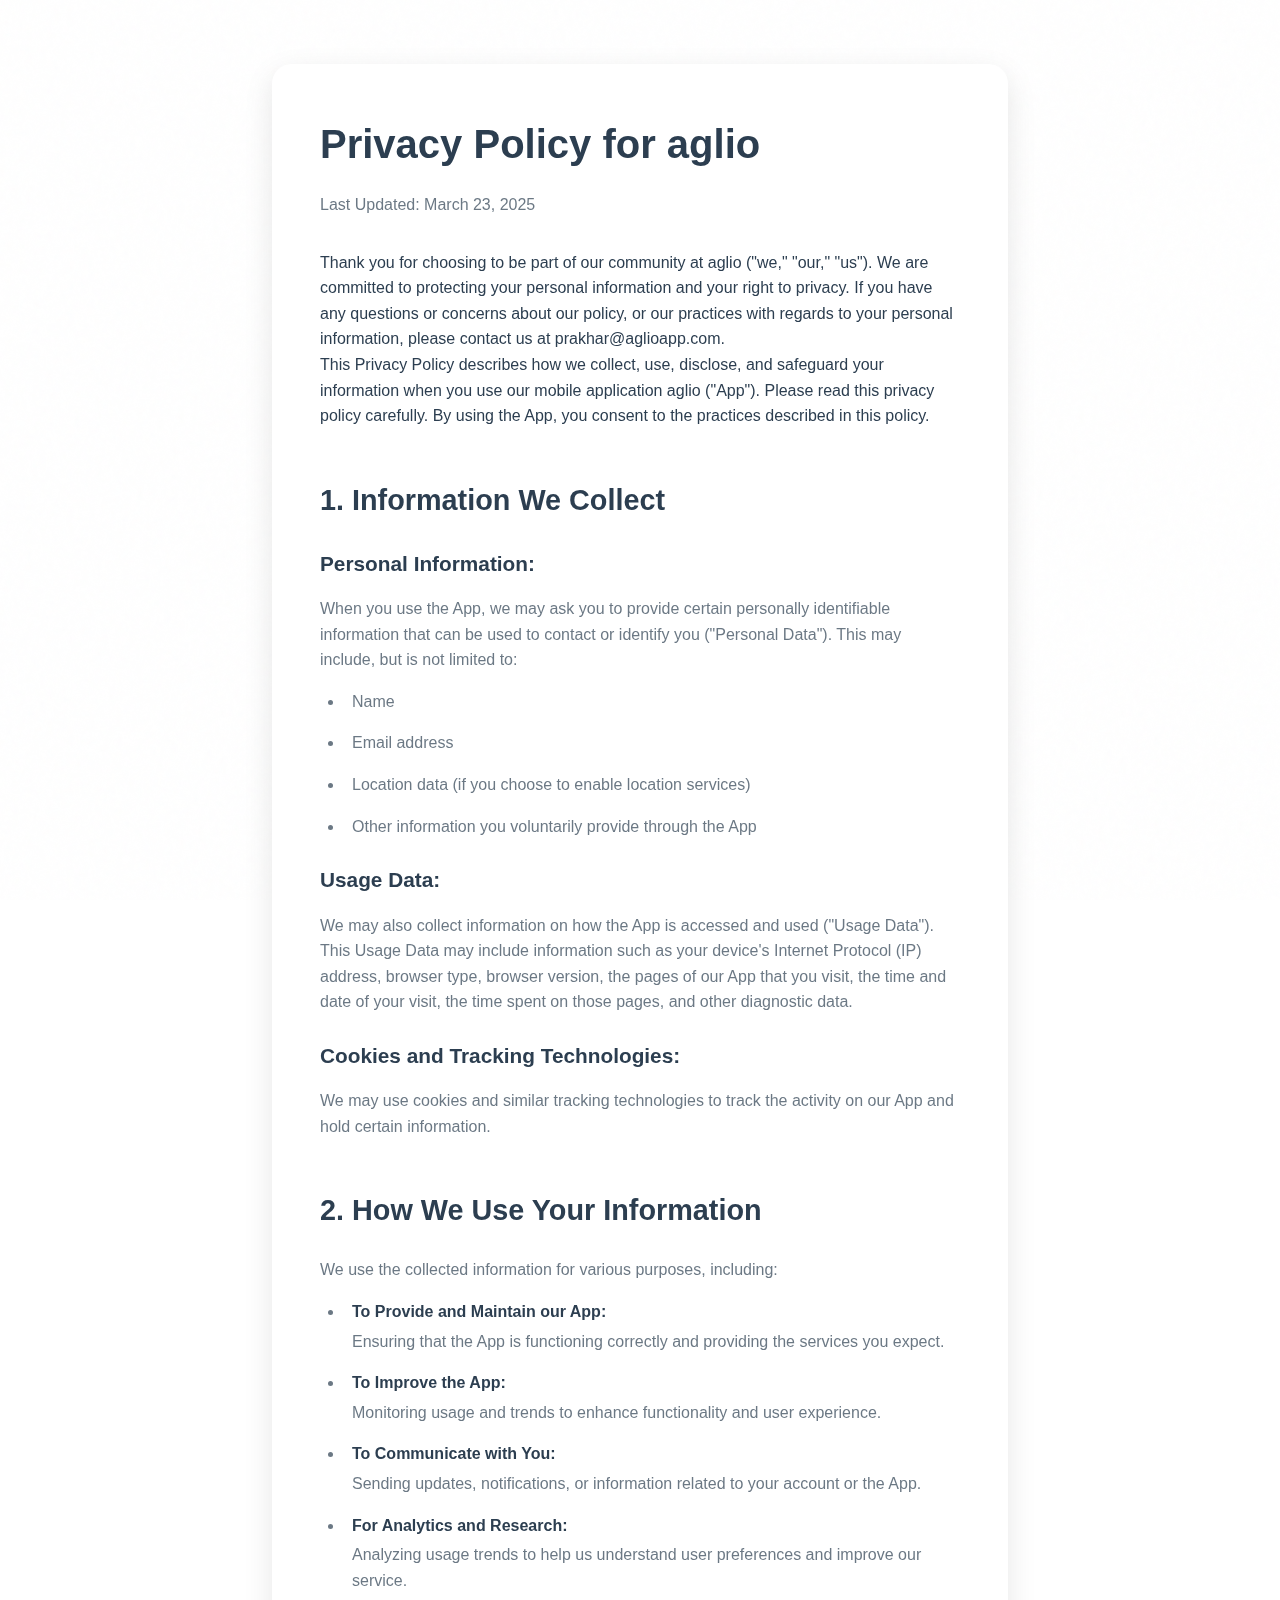
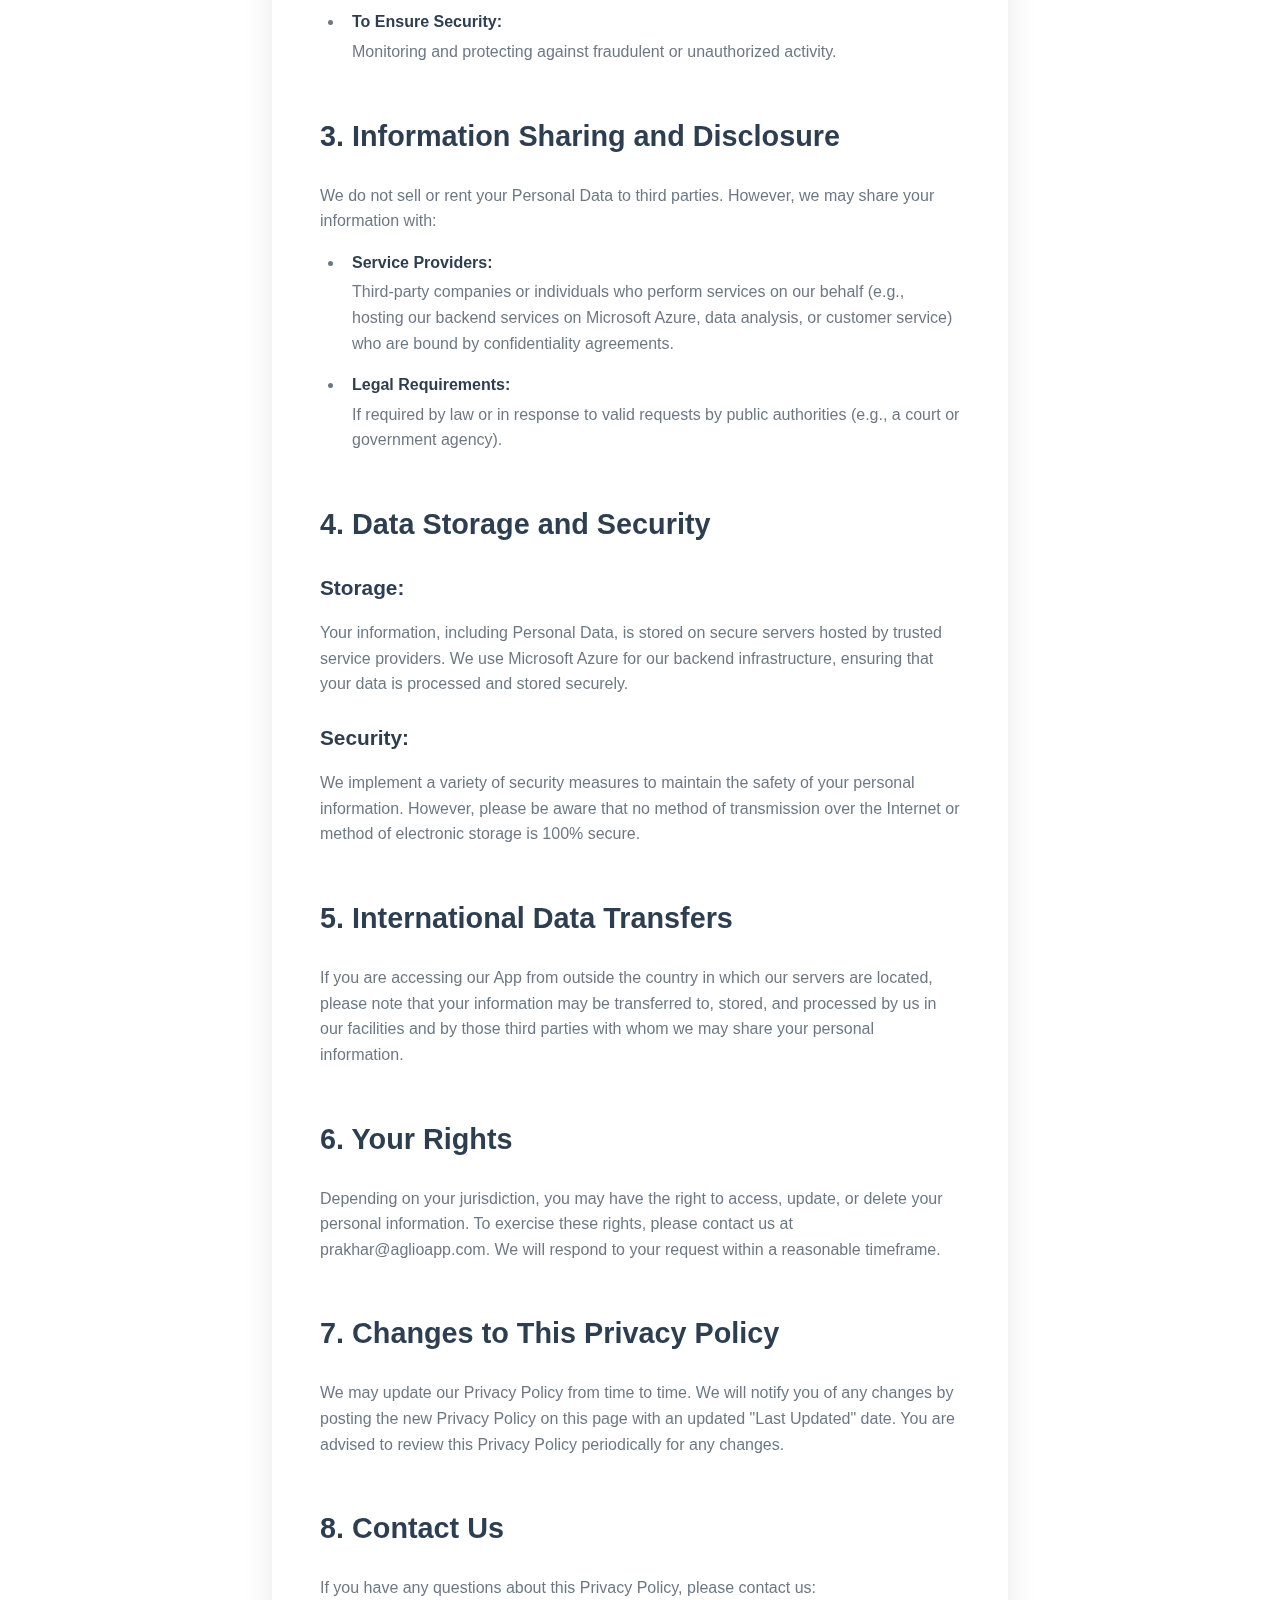
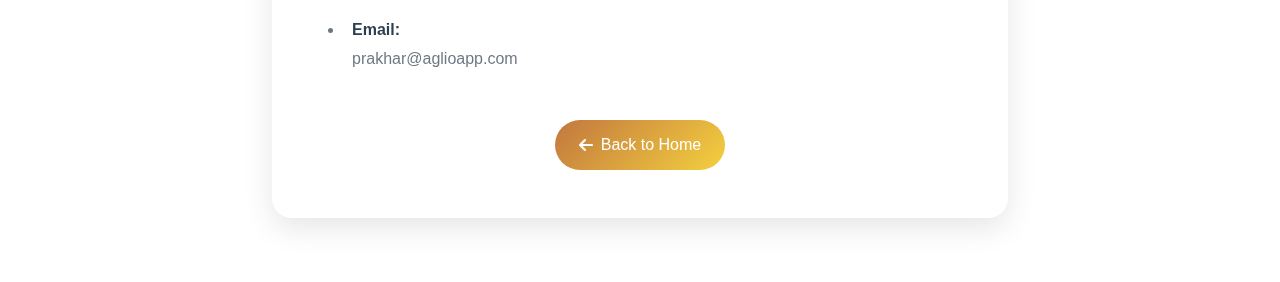
<file: privacy.html>
<!DOCTYPE html>
<html lang="en">
<head>
  <meta charset="UTF-8" />
  <meta name="viewport" content="width=device-width, initial-scale=1.0"/>
  <title>Privacy Policy - aglio</title>
  <link rel="stylesheet" href="https://cdnjs.cloudflare.com/ajax/libs/font-awesome/6.0.0/css/all.min.css">
  <link rel="stylesheet" href="styles_v1.css">
</head>
<body>
  <div class="privacy-container">
    <div class="privacy-content">
      <h1>Privacy Policy for aglio</h1>
      <p class="last-updated">Last Updated: March 23, 2025</p>

      <div class="privacy-intro">
        <p>Thank you for choosing to be part of our community at aglio ("we," "our," "us"). We are committed to protecting your personal information and your right to privacy. If you have any questions or concerns about our policy, or our practices with regards to your personal information, please contact us at prakhar@aglioapp.com.</p>
        
        <p>This Privacy Policy describes how we collect, use, disclose, and safeguard your information when you use our mobile application aglio ("App"). Please read this privacy policy carefully. By using the App, you consent to the practices described in this policy.</p>
      </div>

      <div class="privacy-section">
        <h2>1. Information We Collect</h2>
        
        <h3>Personal Information:</h3>
        <p>When you use the App, we may ask you to provide certain personally identifiable information that can be used to contact or identify you ("Personal Data"). This may include, but is not limited to:</p>
        <ul>
          <li>Name</li>
          <li>Email address</li>
          <li>Location data (if you choose to enable location services)</li>
          <li>Other information you voluntarily provide through the App</li>
        </ul>

        <h3>Usage Data:</h3>
        <p>We may also collect information on how the App is accessed and used ("Usage Data"). This Usage Data may include information such as your device's Internet Protocol (IP) address, browser type, browser version, the pages of our App that you visit, the time and date of your visit, the time spent on those pages, and other diagnostic data.</p>

        <h3>Cookies and Tracking Technologies:</h3>
        <p>We may use cookies and similar tracking technologies to track the activity on our App and hold certain information.</p>
      </div>

      <div class="privacy-section">
        <h2>2. How We Use Your Information</h2>
        
        <p>We use the collected information for various purposes, including:</p>
        
        <ul>
          <li>
            <strong>To Provide and Maintain our App:</strong>
            Ensuring that the App is functioning correctly and providing the services you expect.
          </li>
          
          <li>
            <strong>To Improve the App:</strong>
            Monitoring usage and trends to enhance functionality and user experience.
          </li>
          
          <li>
            <strong>To Communicate with You:</strong>
            Sending updates, notifications, or information related to your account or the App.
          </li>
          
          <li>
            <strong>For Analytics and Research:</strong>
            Analyzing usage trends to help us understand user preferences and improve our service.
          </li>
          
          <li>
            <strong>To Ensure Security:</strong>
            Monitoring and protecting against fraudulent or unauthorized activity.
          </li>
        </ul>
      </div>

      <div class="privacy-section">
        <h2>3. Information Sharing and Disclosure</h2>
        <p>We do not sell or rent your Personal Data to third parties. However, we may share your information with:</p>
        <ul>
          <li>
            <strong>Service Providers:</strong>
            Third-party companies or individuals who perform services on our behalf (e.g., hosting our backend services on Microsoft Azure, data analysis, or customer service) who are bound by confidentiality agreements.
          </li>
          <li>
            <strong>Legal Requirements:</strong>
            If required by law or in response to valid requests by public authorities (e.g., a court or government agency).
          </li>
        </ul>
      </div>

      <div class="privacy-section">
        <h2>4. Data Storage and Security</h2>
        
        <h3>Storage:</h3>
        <p>Your information, including Personal Data, is stored on secure servers hosted by trusted service providers. We use Microsoft Azure for our backend infrastructure, ensuring that your data is processed and stored securely.</p>
        
        <h3>Security:</h3>
        <p>We implement a variety of security measures to maintain the safety of your personal information. However, please be aware that no method of transmission over the Internet or method of electronic storage is 100% secure.</p>
      </div>

      <div class="privacy-section">
        <h2>5. International Data Transfers</h2>
        <p>If you are accessing our App from outside the country in which our servers are located, please note that your information may be transferred to, stored, and processed by us in our facilities and by those third parties with whom we may share your personal information.</p>
      </div>

      <div class="privacy-section">
        <h2>6. Your Rights</h2>
        <p>Depending on your jurisdiction, you may have the right to access, update, or delete your personal information. To exercise these rights, please contact us at prakhar@aglioapp.com. We will respond to your request within a reasonable timeframe.</p>
      </div>

      <div class="privacy-section">
        <h2>7. Changes to This Privacy Policy</h2>
        <p>We may update our Privacy Policy from time to time. We will notify you of any changes by posting the new Privacy Policy on this page with an updated "Last Updated" date. You are advised to review this Privacy Policy periodically for any changes.</p>
      </div>

      <div class="privacy-section">
        <h2>8. Contact Us</h2>
        <p>If you have any questions about this Privacy Policy, please contact us:</p>
        <ul>
          <li><strong>Email:</strong> prakhar@aglioapp.com</li>
        </ul>
      </div>

      <div class="back-to-home">
        <a href="index.html" class="back-button"><i class="fas fa-arrow-left"></i> Back to Home</a>
      </div>
    </div>
  </div>
</body>
</html>
</file>
<file: styles_v1.css>
:root {
  --primary: #C2773E;  /* Warm coffee brown */
  --secondary: #F4D03F;  /* Sunny yellow */
  --text: #2C3E50;  /* Dark blue-gray for text */
  --text-secondary: rgba(44, 62, 80, 0.7);  /* Transparent dark text */
  /* --background: rgba(253, 246, 227, 0.7); 
  --surface: rgba(255, 255, 255, 0.9);     /* More transparent */
  --gradient: linear-gradient(135deg, #C2773E, #F4D03F);  /* Coffee to sunshine gradient */
  --card-border: rgba(194, 119, 62, 0.1);  /* Light coffee border */
}

* {
  margin: 0;
  padding: 0;
  box-sizing: border-box;
}

body {
  font-family: 'Inter', -apple-system, sans-serif;
  color: var(--text);
  line-height: 1.6;
  background-color: var(--background);
}

/* Add at the beginning of style section */
html {
  scroll-behavior: smooth;
}

/* Update scroll container */
.scroll-container {
  height: 100vh;
  overflow-y: auto;
  scroll-snap-type: y mandatory;
  position: relative;
  -webkit-overflow-scrolling: touch; /* For smooth scrolling on iOS */
}

.vanta-background {

}

/* Make sections snap */
.snap-section {
  scroll-snap-align: start;
  min-height: 100vh;
  display: flex;
  flex-direction: column;
  justify-content: center;
  position: relative;
  background: rgba(253, 246, 227, 0.5);    /* More transparent */
  backdrop-filter: blur(5px);               /* Less blur */
  -webkit-backdrop-filter: blur(5px);
}

/* Update existing sections */
.hero {
  min-height: 100vh;
  scroll-snap-align: start;
  display: flex;
  flex-direction: column;
  justify-content: center;
  padding: 4rem 2rem;
  position: relative;
  background: linear-gradient(rgba(0, 0, 0, 0.6), rgba(0, 0, 0, 0.6)), /* Increased overlay opacity for better text visibility */
              url('assets/main_theme.jpg');
  background-size: cover;
  background-position: center;
  color: white;
  overflow: hidden;
}

.hero-content {
  max-width: 1200px;
  margin: 0 auto;
  padding: 0 2rem;
  z-index: 2;
  text-align: center;
  margin-bottom: 4rem;
  position: relative;
}

.hero-content h1 {
  font-size: 5rem;
  font-weight: 800;
  letter-spacing: -1px;
  margin-bottom: 1.5rem;
  background: var(--gradient);
  -webkit-background-clip: text;
  -webkit-text-fill-color: transparent;
  text-shadow: 0 2px 8px rgba(0,0,0,0.2); /* Increased shadow */
  text-align: center;
}

.hero-content p {
  font-size: 1.5rem;
  color: white;
  font-style: normal;
  text-shadow: 0 2px 8px rgba(0,0,0,0.3); /* Increased shadow */
  text-align: center;
  max-width: 800px;
  white-space: normal;
  line-height: 1.4;
  margin: 0 auto;
  padding: 0 1rem;
}

/* Update scroll indicator for better visibility on image background */
.scroll-indicator {
  position: absolute;
  bottom: 2rem;
  left: 50%;
  transform: translateX(-50%);
  color: white;
  font-size: 2rem;
  animation: bounce 2s infinite;
}

@keyframes bounce {
  0%, 20%, 50%, 80%, 100% {
    transform: translateY(0) translateX(-50%);
  }
  40% {
    transform: translateY(-30px) translateX(-50%);
  }
  60% {
    transform: translateY(-15px) translateX(-50%);
  }
}

/* Adjust hero for mobile */
@media (max-width: 900px) {
  .hero-content {
    padding: 0 1rem;
  }

  .hero-content h1 {
    font-size: 3.5rem;
  }

  .hero-content p {
    font-size: 1.2rem;
    line-height: 1.5;
    padding: 0 0.5rem;
  }

  .hospitality-card {
    flex-direction: column;
  }

  .card-content h2 {
    font-size: 2rem;
    white-space: normal;
  }
}

/* Remove the old hero card styles */
.hero .hospitality-card {
  display: none;
}

.features {
  min-height: 100vh;
  scroll-snap-align: start;
  display: flex;
  flex-direction: column;
  justify-content: center;
  padding: 2rem;
  max-width: 1200px;
  margin: 0 auto;
}

.team {
  min-height: 100vh;
  scroll-snap-align: start;
  display: flex;
  align-items: center;
  margin-top: 0;
  padding: 6rem 2rem 0 2rem;
  margin-bottom: 0;
}

.contact {
  min-height: 100vh;
  scroll-snap-align: start;
  display: flex;
  flex-direction: column;
  justify-content: center;
}

/* Adjust feature sections for better fit */
.feature-section {
  margin-bottom: 2rem;
}

.cards-container {
  display: grid;
  grid-template-columns: repeat(3, 1fr);
  gap: 2rem;
  margin-bottom: 3rem;
}

/* Add scroll indicator */
.scroll-indicator {
  position: absolute;
  bottom: 2rem;
  left: 50%;
  transform: translateX(-50%);
  color: white;
  font-size: 2rem;
  animation: bounce 2s infinite;
}

@keyframes bounce {
  0%, 20%, 50%, 80%, 100% {
    transform: translateY(0) translateX(-50%);
  }
  40% {
    transform: translateY(-30px) translateX(-50%);
  }
  60% {
    transform: translateY(-15px) translateX(-50%);
  }
}

/* Adjust media queries for better mobile experience */
@media (max-width: 768px) {
  .section-title {
    margin-bottom: 2rem;
  }
  
  .cards-container {
    gap: 1rem;
    margin-bottom: 2rem;
  }

  .hero-content {
    padding-left: 1rem;
  }

  .hero h1 {
    font-size: 3rem;
  }
}

/* Team Section */
.team-container {
  max-width: 1200px;
  margin: 0 auto;
  text-align: center;
  padding: 0 2rem;
}

.team-container h2 {
  font-size: 2.5rem;
  margin-bottom: 3rem;
  background: var(--gradient);
  -webkit-background-clip: text;
  -webkit-text-fill-color: transparent;
}

.founder-section {
  display: grid;
  grid-template-columns: 300px 1fr;
  gap: 3rem;
  align-items: center;
  max-width: 1000px;
  margin: 0 auto;
  text-align: left;
}

.founder-bio {
  font-size: 1.1rem;
  line-height: 1.8;
  color: var(--text-secondary);
  background: white;
  padding: 2rem;
  border-radius: 20px;
  border: 1px solid var(--card-border);
}

.founder-bio p {
  margin-bottom: 1.5rem;
}

.founder {
  margin: 0 auto;
  max-width: 300px;
  background: white;
  padding: 2rem;
  border-radius: 20px;
  box-shadow: 0 10px 30px rgba(0,0,0,0.1);
  transition: transform 0.3s ease;
  border: 1px solid var(--card-border);
}

.founder:hover {
  transform: translateY(-5px);
  border-color: var(--primary);
  box-shadow: 0 0 30px rgba(140, 141, 252, 0.1);
  background: white;
}

.founder img {
  width: 200px;
  height: 200px;
  border-radius: 50%;
  margin-bottom: 1rem;
  object-fit: cover;
  border: 3px solid var(--primary);
}

.founder h3 {
  font-size: 1.5rem;
  color: var(--text);
  margin-bottom: 0.5rem;
}

.founder p {
  color: var(--primary);
  font-weight: 600;
  margin-bottom: 1rem;
}

.social-links {
  margin-top: 1rem;
}

.social-links a {
  color: var(--text);
  margin: 0 0.5rem;
  font-size: 1.2rem;
  transition: color 0.3s ease;
}

.social-links a:hover {
  color: var(--primary);
}

/* Features Section styling remains the same */

/* Add new contact section */
.contact {
  padding: 4rem 2rem;
  background: var(--gradient);
  color: var(--surface);
  text-align: center;
}

.contact h2 {
  font-size: 2.5rem;
  margin-bottom: 2rem;
}

.contact-info {
  max-width: 600px;
  margin: 0 auto;
}

.contact-info a {
  color: var(--surface);
  text-decoration: none;
  font-size: 1.2rem;
  display: block;
  margin: 1rem 0;
  transition: opacity 0.3s ease;
}

.contact-info a:hover {
  opacity: 0.8;
}

/* Feature Cards */
.features {
  max-width: 1200px;
  margin: 0 auto;
  padding: 2rem;
}

.feature-section:nth-child(2) .section-title {
  background: rgba(44, 182, 125, 0.05);
}

.section-title {
  text-align: center;
  padding: 2rem;
  background: var(--surface);
  border-radius: 20px;
  margin-bottom: 3rem;
  border: 1px solid var(--card-border);
}

.section-title h2 {
  font-size: 2rem;
  margin: 1rem 0;
  background: var(--gradient);
  -webkit-background-clip: text;
  -webkit-text-fill-color: transparent;
}

.section-title p {
  font-size: 1.2rem;
  color: var(--text-secondary);
}

.section-title .feature-icon {
  font-size: 3rem;
  margin-bottom: 1rem;
}

.feature-card {
  background: var(--surface);
  padding: 1.5rem;
  border-radius: 20px;
  box-shadow: 0 10px 30px rgba(0,0,0,0.1);
  text-align: center;
  transition: transform 0.3s ease;
  height: 100%;
  border: 1px solid var(--card-border);
  backdrop-filter: blur(10px);
  -webkit-backdrop-filter: blur(10px);
}

.feature-card:hover {
  transform: translateY(-5px);
  border-color: var(--primary);
  box-shadow: 0 0 30px rgba(140, 141, 252, 0.1);
  background: white;
}

.feature-icon {
  font-size: 2rem;
  margin-bottom: 1rem;
  color: var(--primary);
}

.feature-card h3 {
  font-size: 1.25rem;
  margin-bottom: 0.5rem;
  color: var(--text);
}

.feature-card p {
  font-size: 0.9rem;
  color: var(--text-secondary);
  margin: 0;
}

/* CTA Section */
.cta-section {
  background: var(--gradient);
  color: white;
  text-align: center;
  padding: 4rem 2rem;
  margin-top: 4rem;
}

.cta-button {
  display: inline-block;
  background: white;
  color: var(--primary);
  padding: 1rem 2rem;
  border-radius: 50px;
  font-weight: 600;
  font-size: 1.1rem;
  transition: transform 0.3s ease;
  margin-top: 1.5rem;
}

.cta-button:hover {
  transform: scale(1.05);
}

/* Footer */
footer {
  margin-top: auto;
  padding: 2rem;
  background: #C2773E; /* Coffee brown from the theme */
  width: 100%;
  margin-bottom: 0;
  border-top: 1px solid rgba(253, 246, 227, 0.2); /* Lighter border for contrast */
}

.footer-content {
  max-width: 1200px;
  margin: 0 auto;
  display: flex;
  justify-content: space-between;
  align-items: center;
  flex-wrap: wrap;
  gap: 1rem;
}

.contact-info {
  display: flex;
  gap: 2rem;
}

.contact-info a {
  color: #FDF6E3; /* Keep light cream color for text */
  text-decoration: none;
  font-size: 0.9rem;
  display: flex;
  align-items: center;
  gap: 0.5rem;
  transition: opacity 0.3s ease;
  opacity: 0.9;
}

.contact-info a:hover {
  color: #F4D03F; /* Change hover to secondary/yellow color for better contrast */
  opacity: 1;
}

footer p {
  color: #FDF6E3; /* Keep light cream color for text */
  font-size: 0.9rem;
}

footer .social-links {
  margin: 0;
}

footer .social-links a {
  color: #FDF6E3; /* Keep light cream color for text */
  opacity: 0.7;
  margin: 0 0.5rem;
  font-size: 1.1rem;
  transition: opacity 0.3s ease;
}

footer .social-links a:hover {
  opacity: 1;
  color: #F4D03F; /* Change hover to secondary/yellow color for better contrast */
}

@media (max-width: 900px) {
  footer {
    padding: 1rem; /* Reduced from 2rem */
  }

  .footer-content {
    flex-direction: column;
    text-align: center;
    gap: 0.75rem; /* Reduced from 1.5rem */
  }

  .contact-info {
    flex-direction: column;
    gap: 0.5rem; /* Reduced from 1rem */
  }

  .contact-info a {
    justify-content: center;
    font-size: 0.8rem; /* Reduced from 0.9rem */
  }

  footer p {
    font-size: 0.8rem; /* Reduced from 0.9rem */
    margin: 0; /* Remove any margin */
  }
}

/* Remove the connect section styles */
.connect-section,
.contact-links {
  display: none;
}

@media (min-width: 769px) and (max-width: 1024px) {
  .cards-container {
    grid-template-columns: repeat(2, 1fr);
  }
}

@media (max-width: 900px) {
  .founder-section {
    grid-template-columns: 1fr;
    gap: 1rem;
  }

  /* New styles for combined card */
  .founder-section {
    background: white;
    border-radius: 20px;
    border: 1px solid var(--card-border);
    padding: 1rem 0.5rem;
    margin: 0 1rem;
    box-shadow: 0 10px 30px rgba(0,0,0,0.1);
  }

  .founder {
    background: none;
    box-shadow: none;
    border: none;
    padding: 0;
    margin-bottom: 1.5rem;
  }

  .founder:hover {
    transform: none;
    box-shadow: none;
  }

  .founder img {
    width: 150px;
    height: 150px;
    margin-bottom: 1rem;
  }

  .founder-bio {
    background: none;
    border: none;
    box-shadow: none;
    padding: 0;
    margin: 0;
    text-align: left;
  }

  .founder-bio p {
    margin-bottom: 1rem;
    padding: 0 0.5rem;
  }

  /* Adjust team container padding */
  .team-container {
    padding: 0 1rem;
  }
}

/* Add subtle animations */
.feature-card, .founder {
  transition: all 0.3s cubic-bezier(0.4, 0, 0.2, 1);
}

/* Add gradient borders on hover */
.feature-card:hover, .founder:hover {
  background: white;
  border: 1px solid var(--primary);
}

/* Update navigation styles */
.top-nav {
  position: fixed;
  top: 0;
  left: 0;
  right: 0;
  background: rgba(253, 246, 227, 0.95);
  backdrop-filter: blur(20px);
  -webkit-backdrop-filter: blur(20px);
  z-index: 1000;
  transform: translateY(-100%);
  transition: all 0.3s cubic-bezier(0.4, 0, 0.2, 1);
  padding: 1rem 0;
  border-bottom: 1px solid rgba(194, 119, 62, 0.1);
  opacity: 0;
  pointer-events: none;
}

.top-nav.visible {
  transform: translateY(0);
  opacity: 1;
  pointer-events: all;
}

.nav-content {
  max-width: 1200px;
  margin: 0 auto;
  padding: 0 2rem;
  display: flex;
  gap: 3rem;
  justify-content: flex-start;  /* Align to left like DeepMind */
  align-items: center;
}

.nav-item {
  color: var(--text-secondary);
  text-decoration: none;
  font-size: 0.95rem;
  font-weight: 500;
  padding: 0.5rem 0;
  transition: all 0.2s ease;
  position: relative;
  letter-spacing: -0.01em;
}

.nav-item:hover {
  color: var(--text);
}

/* DeepMind-style underline indicator */
.nav-item::after {
  content: '';
  position: absolute;
  bottom: 0;
  left: 0;
  width: 100%;
  height: 2px;
  background: var(--gradient);
  transform: scaleX(0);
  transition: transform 0.2s ease;
  transform-origin: left;
}

.nav-item:hover::after {
  transform: scaleX(0.3);
}

.nav-item.active {
  color: var(--text);
  background: none;
  border: none;
}

.nav-item.active::after {
  transform: scaleX(1);
}

@media (max-width: 768px) {
  .nav-content {
    padding: 0 1rem;
    gap: 1.5rem;
    justify-content: center;  /* Center on mobile */
  }

  .nav-item {
    font-size: 0.9rem;
  }
}

/* AI Hospitality Section */
.ai-hospitality {
  padding: 4rem 2rem;
  display: flex;
  align-items: center;
  justify-content: center;
  background: rgba(253, 246, 227, 0.7);
  backdrop-filter: blur(10px);
  -webkit-backdrop-filter: blur(10px);
}

.hospitality-card {
  max-width: 1200px;
  width: 100%;
  background: rgba(255, 255, 255, 0.9);
  backdrop-filter: blur(10px);
  -webkit-backdrop-filter: blur(10px);
  border-radius: 20px;
  overflow: hidden;
  display: flex;
  flex-direction: row-reverse;
  box-shadow: 0 10px 30px rgba(0,0,0,0.1);
  border: 1px solid var(--card-border);
  position: relative;
}

/* Card Styles */
.card-image {
  flex: 1;
  position: relative;
  min-height: 400px;
}

/* Remove the gradient overlay */
.card-image::after {
  display: none;  /* This removes all gradient overlays */
}

.card-image img {
  width: 100%;
  height: 100%;
  object-fit: cover;
  position: absolute;
}

.card-content {
  flex: 1;
  padding: 3rem;
  position: relative;
  z-index: 1;
}

.card-content h2 {
  font-size: 2.5rem;
  margin-bottom: 1.5rem;
  background: var(--gradient);
  -webkit-background-clip: text;
  -webkit-text-fill-color: transparent;
  white-space: normal;
  overflow: visible;
  text-overflow: clip;
}

.card-content p {
  font-size: 1.1rem;
  line-height: 1.8;
  color: var(--text-secondary);
}

@media (max-width: 900px) {
  .hospitality-card {
    flex-direction: column;
  }

  .card-image {
    min-height: 250px;
  }

  /* Add responsive font size for mobile */
  .card-content h2 {
    font-size: 2rem;
    line-height: 1.2;
    margin-bottom: 1rem;
  }
}

/* Brand Loyalty Section */
.brand-loyalty {
  padding: 4rem 2rem;
  display: flex;
  align-items: center;
  justify-content: center;
  background: rgba(253, 246, 227, 0.7);
  backdrop-filter: blur(10px);
  -webkit-backdrop-filter: blur(10px);
}

/* Make the card hover effect more engaging */
.hospitality-card {
  transition: transform 0.3s ease, box-shadow 0.3s ease;
}

.hospitality-card:hover {
  transform: translateY(-5px);
  box-shadow: 0 15px 40px rgba(194, 119, 62, 0.15);
}

/* Add subtle animation to the gradient overlay */
.card-image::after {
  transition: opacity 0.3s ease;
}

.hospitality-card:hover .card-image::after {
  opacity: 0.9;
}

/* Enhance text animation on hover */
.card-content h2,
.card-content p {
  transition: transform 0.3s ease;
}

.hospitality-card:hover .card-content h2 {
  transform: translateY(-2px);
}

.hospitality-card:hover .card-content p {
  transform: translateY(2px);
}

/* Happy Customers Section */
.happy-customers {
  padding: 4rem 2rem;
  display: flex;
  align-items: center;
  justify-content: center;
  background: rgba(253, 246, 227, 0.7);
  backdrop-filter: blur(10px);
  -webkit-backdrop-filter: blur(10px);
}

/* Add alternating layout for visual interest */
.happy-customers .hospitality-card {
  flex-direction: row-reverse;
}

.happy-customers .card-image::after {
  display: none;
}

/* Adjust mobile layout */
@media (max-width: 900px) {
  .happy-customers .hospitality-card {
    flex-direction: column;
  }

  .happy-customers .card-image::after {
    display: none;
  }
}

/* Add fluid background animation */
body::before {
  display: none;
}

/* Add subtle noise texture overlay */
body::after {
  content: '';
  position: fixed;
  top: 0;
  left: 0;
  width: 100%;
  height: 100%;
  background-image: url("data:image/svg+xml,%3Csvg viewBox='0 0 200 200' xmlns='http://www.w3.org/2000/svg'%3E%3Cfilter id='noiseFilter'%3E%3CfeTurbulence type='fractalNoise' baseFrequency='0.65' numOctaves='3' stitchTiles='stitch'/%3E%3C/filter%3E%3Crect width='100%' height='100%' filter='url(%23noiseFilter)'/%3E%3C/svg%3E");
  opacity: 0.02; /* Reduce noise texture opacity */
  z-index: -1;
  pointer-events: none;
}

/* Add geometric pattern overlay */
.hero::before {
  content: '';
  position: absolute;
  top: 0;
  left: 0;
  width: 100%;
  height: 100%;
  background-image: url("data:image/svg+xml,%3Csvg width='60' height='60' viewBox='0 0 60 60' xmlns='http://www.w3.org/2000/svg'%3E%3Cg fill='%23FFFFFF' fill-opacity='0.1'%3E%3Cpath d='M30 0L0 30h60L30 0zm0 60L0 30h60L30 60z'/%3E%3C/g%3E%3C/svg%3E");
  opacity: 0.2;
  z-index: 1;
  pointer-events: none;
}

/* Add these styles for the VANTA background */
#vanta-background {
  position: fixed;
  z-index: -1;
  top: 0;
  left: 0;
  width: 100%;
  height: 100vh;
  pointer-events: none;
  opacity: 0.7; /* Add this to make the effect more visible */
}

/* Update mobile styles */
@media (max-width: 768px) {
  /* Hero section adjustments */
  .hero-content {
    padding: 0 1rem;
    margin-bottom: 2rem;
  }

  .hero-content h1 {
    font-size: 2.5rem;  /* Reduced from 3.5rem */
    line-height: 1.2;
  }

  .hero-content p {
    font-size: 1.2rem;  /* Reduced from 1.4rem */
    white-space: normal;
  }

  /* Section padding adjustments */
  .snap-section {
    padding: 2rem 1rem;  /* Reduced padding */
  }

  /* Card adjustments */
  .hospitality-card {
    margin: 0 0.5rem;
  }

  .card-content {
    padding: 1.5rem;  /* Reduced from 3rem */
  }

  .card-content h2 {
    font-size: 1.75rem;  /* Reduced from 2rem */
    margin-bottom: 1rem;
  }

  .card-content p {
    font-size: 1rem;
    line-height: 1.6;
  }

  .card-image {
    min-height: 200px;  /* Reduced from 250px */
  }

  /* Team section adjustments */
  .team {
    padding: 1rem 0.5rem;  /* Reduced padding */
    margin-top: 0;
    min-height: auto;  /* Allow section to be shorter on mobile */
  }

  .team-container {
    padding: 0 0.5rem;  /* Reduced side padding */
  }

  .team-container h2 {
    font-size: 1.75rem;  /* Smaller heading */
    margin-bottom: 1.5rem;  /* Reduced margin */
  }

  .founder-section {
    gap: 1.5rem;  /* Reduced gap */
  }

  .founder {
    padding: 1rem 0rem;  /* Reduced padding */
    margin: 0 auto;
    max-width: 280px;  /* Limit width on mobile */
  }

  .founder img {
    width: 120px;  /* Smaller image */
    height: 120px;
    margin-bottom: 0.75rem;  /* Reduced margin */
  }

  .founder h3 {
    font-size: 1.2rem;
    margin-bottom: 0.25rem;
  }

  .founder p {
    margin-bottom: 0.5rem;
  }

  .founder-bio {
    font-size: 1rem;
    padding: 0;
    line-height: 1.5;
    /* text-align: left; */
  }

  .founder-bio p {
    margin-bottom: 1rem;  /* Reduced margin between paragraphs */
  }

  /* Footer adjustments */
  footer {
    padding: 1.5rem 1rem;
  }

  .footer-content {
    gap: 1rem;
  }

  .contact-info a {
    font-size: 0.9rem;
  }

  /* Make navigation more compact */
  .top-nav {
    padding: 0.25rem 0;  /* Reduced vertical padding */
  }

  .nav-content {
    padding: 0.25rem;  /* Reduced padding */
    gap: 0.75rem;  /* Reduced gap between items */
  }

  .nav-item {
    font-size: 0.8rem;  /* Smaller font */
    padding: 0.15rem 0;
  }
}

/* Additional adjustments for very small screens */
@media (max-width: 380px) {
  .team-container h2 {
    font-size: 1.5rem;
  }

  .founder {
    max-width: 100%;  /* Full width on very small screens */
    padding: 0.75rem;
  }

  .founder img {
    width: 100px;
    height: 100px;
  }

  .founder h3 {
    font-size: 1.1rem;
  }

  .founder-bio {
    font-size: 0.85rem;
  }

  /* Even more compact navigation */
  .nav-content {
    gap: 0.5rem;
  }

  .nav-item {
    font-size: 0.75rem;
    padding: 0.1rem 0;
  }
}

/* Update scroll container for mobile */
@media (max-width: 768px) {
  .scroll-container {
    scroll-snap-type: none;  /* Disable snapping on mobile */
    overflow-y: auto;
  }

  /* Adjust section heights for mobile */
  .snap-section {
    min-height: auto;  /* Allow sections to be shorter on mobile */
    height: auto;
    scroll-snap-align: none;  /* Disable snap alignment */
  }

  /* Ensure the hero section still takes full height */
  .hero {
    min-height: 100vh;
    height: 100vh;
    scroll-snap-align: none;  /* Disable snap alignment */
  }
}

/* Fix navigation on mobile */
@media (max-width: 768px) {
  .nav-content {
    padding: 0.5rem;
    gap: 1rem;
    flex-wrap: wrap;
    justify-content: center;
  }

  .nav-item {
    font-size: 0.85rem;
    padding: 0.25rem 0;
  }

  .top-nav {
    padding: 0.5rem 0;
  }
}

/* Update feature cards for mobile */
@media (max-width: 768px) {
  .cards-container {
    grid-template-columns: 1fr;  /* Single column on mobile */
    gap: 1rem;
  }

  .feature-card {
    padding: 1rem;
  }

  .section-title {
    padding: 1.5rem 1rem;
    margin-bottom: 2rem;
  }
}

/* Common Hurdles Section */
.common-hurdles {
  padding: 4rem 2rem;
  display: flex;
  align-items: center;
  justify-content: center;
  background: rgba(253, 246, 227, 0.7);
  backdrop-filter: blur(10px);
  -webkit-backdrop-filter: blur(10px);
}

.hurdles-container {
  max-width: 1200px;
  width: 100%;
  text-align: center;
}

.hurdles-container h2 {
  font-size: 2.5rem;
  margin-bottom: 3rem;
  background: var(--gradient);
  -webkit-background-clip: text;
  -webkit-text-fill-color: transparent;
}

.hurdles-cards {
  display: grid;
  grid-template-columns: repeat(3, 1fr);
  gap: 2rem;
  margin: 0 auto;
}

.hurdle-card {
  background: white;
  padding: 2rem;
  border-radius: 20px;
  box-shadow: 0 10px 30px rgba(0,0,0,0.1);
  transition: transform 0.3s ease;
  border: 1px solid var(--card-border);
  display: flex;
  flex-direction: column;
  justify-content: flex-start;
  align-items: flex-start;
  text-align: left;
}

.hurdle-card:nth-child(1) {
  background: linear-gradient(135deg, rgb(230, 190, 160), rgb(255, 255, 255));
}

.hurdle-card:nth-child(2) {
  background: linear-gradient(135deg, rgb(250, 235, 180), rgb(255, 255, 255));
}

.hurdle-card:nth-child(3) {
  background: linear-gradient(135deg, rgb(200, 210, 220), rgb(255, 255, 255));
}

.hurdle-card:hover {
  transform: translateY(-5px);
  border-color: var(--primary);
}

.hurdle-card h3 {
  font-size: 1.5rem;
  margin-bottom: 1rem;
  color: var(--text);
}

.hurdle-card p {
  font-size: 1rem;
  line-height: 1.6;
  color: var(--text-secondary);
  margin: 0;
}

/* Mobile responsiveness for hurdles section */
@media (max-width: 900px) {
  .hurdles-cards {
    grid-template-columns: 1fr;
    gap: 1rem;
  }

  .hurdles-container {
    padding: 0 1rem;
  }

  .hurdles-container h2 {
    font-size: 2rem;
    margin-bottom: 2rem;
  }

  .hurdle-card {
    padding: 1.5rem;
  }

  .hurdle-card h3 {
    font-size: 1.25rem;
  }

  .hurdle-card p {
    font-size: 0.95rem;
  }

  .common-hurdles {
    padding: 2rem 1rem;
  }
}

/* Update Solution Section */
.solution-section {
  padding: 4rem 2rem;
  display: flex;
  align-items: center;
  justify-content: center;
  background: rgba(253, 246, 227, 0.7);
  backdrop-filter: blur(10px);
  -webkit-backdrop-filter: blur(10px);
}

.solution-container {
  max-width: 1200px;
  width: 100%;
  display: flex;
  flex-direction: column;
  gap: 2rem;
}

.solution-title-card {
  background: transparent;
  padding: 2rem;
  border-radius: 20px;
  text-align: center;
  border: none;
  box-shadow: none;
}

.solution-title-card h2 {
  font-size: 3rem;
  background: var(--gradient);
  -webkit-background-clip: text;
  -webkit-text-fill-color: transparent;
  line-height: 1.2;
}

.solution-cards {
  display: grid;
  grid-template-columns: repeat(2, 1fr);
  gap: 2rem;
}

.solution-card {
  background: white;
  padding: 2rem;
  border-radius: 20px;
  box-shadow: 0 10px 30px rgba(0,0,0,0.1);
  border: 1px solid var(--card-border);
  transition: transform 0.3s ease;
  position: relative;
}

/* Add numbered circles back */
.solution-card::before {
  content: attr(data-number);
  position: absolute;
  top: -1rem;
  left: -1rem;
  width: 2.5rem;
  height: 2.5rem;
  background: var(--gradient);
  border-radius: 50%;
  display: flex;
  align-items: center;
  justify-content: center;
  color: white;
  font-weight: bold;
  font-size: 1.25rem;
  box-shadow: 0 4px 12px rgba(0,0,0,0.1);
}

/* Keep the gradient backgrounds */
.solution-card:nth-child(1) {
  background: linear-gradient(135deg, rgb(180, 220, 255), rgb(255, 255, 255));
}

.solution-card:nth-child(2) {
  background: linear-gradient(135deg, rgb(255, 200, 180), rgb(255, 255, 255));
}

.solution-card h3 {
  font-size: 1.5rem;
  color: var(--text);
  margin-bottom: 1.5rem;
}

.solution-card ul {
  list-style: none;
  padding: 0;
}

.solution-card li {
  margin-bottom: 1.5rem;
}

.solution-card li:last-child {
  margin-bottom: 0;
}

.solution-card li strong {
  display: block;
  color: var(--text);
  font-size: 1.1rem;
  margin-bottom: 0.5rem;
}

.solution-card p {
  color: var(--text-secondary);
  line-height: 1.6;
  margin: 0;
  margin-bottom: 0.5rem;
}

.solution-card strong {
  display: block;
  color: var(--text);
  font-size: 1.1rem;
  margin-bottom: 0.5rem;
  margin-top: 2rem;
}

.solution-card strong:first-of-type {
  margin-top: 0;
}

/* Mobile responsiveness for solution section */
@media (max-width: 900px) {
  .solution-cards {
    grid-template-columns: 1fr;
    gap: 1.5rem;
  }

  .solution-section {
    padding: 2rem 1rem;
  }

  .solution-title-card {
    padding: 1.5rem;
  }

  .solution-title-card h2 {
    font-size: 2rem;
  }

  .solution-card {
    padding: 1.25rem; /* Reduced padding */
  }

  .solution-card::before {
    width: 2rem;
    height: 2rem;
    font-size: 1rem;
    top: -0.75rem;
    left: -0.75rem;
  }

  /* Adjust spacing between points for mobile */
  .solution-card strong {
    margin-top: 1.5rem; /* Reduced top margin */
  }

  .solution-card h3 {
    margin-bottom: 1rem; /* Reduced bottom margin */
  }
}

/* Privacy Policy Page Styles */
.privacy-container {
  max-width: 800px;
  margin: 0 auto;
  padding: 4rem 2rem;
  background: var(--background);
  min-height: 100vh;
}

.privacy-content {
  background: white;
  padding: 3rem;
  border-radius: 20px;
  box-shadow: 0 10px 30px rgba(0,0,0,0.1);
}

.privacy-content h1 {
  font-size: 2.5rem;
  color: var(--text);
  margin-bottom: 1rem;
}

.last-updated {
  color: var(--text-secondary);
  margin-bottom: 2rem;
}

.privacy-intro {
  margin-bottom: 3rem;
}

.privacy-section {
  margin-bottom: 2rem;
}

.privacy-section h2 {
  font-size: 1.8rem;
  color: var(--text);
  margin-bottom: 1.5rem;
}

.privacy-section h3 {
  font-size: 1.3rem;
  color: var(--text);
  margin: 1.5rem 0 1rem;
}

.privacy-section p {
  color: var(--text-secondary);
  line-height: 1.6;
  margin-bottom: 1rem;
}

.privacy-section ul {
  list-style: disc;
  margin-left: 1.5rem;
  margin-bottom: 1.5rem;
  color: var(--text-secondary);
}

.privacy-section li {
  margin-bottom: 0.5rem;
}

.back-to-home {
  margin-top: 3rem;
  text-align: center;
}

.back-button {
  display: inline-flex;
  align-items: center;
  gap: 0.5rem;
  padding: 0.75rem 1.5rem;
  background: var(--gradient);
  color: white;
  text-decoration: none;
  border-radius: 50px;
  font-weight: 500;
  transition: transform 0.3s ease;
}

.back-button:hover {
  transform: translateY(-2px);
}

/* Mobile responsiveness for privacy page */
@media (max-width: 768px) {
  .privacy-container {
    padding: 2rem 1rem;
  }

  .privacy-content {
    padding: 1.5rem;
  }

  .privacy-content h1 {
    font-size: 2rem;
  }

  .privacy-section h2 {
    font-size: 1.5rem;
  }

  .privacy-section h3 {
    font-size: 1.2rem;
  }
}

.footer-links {
  display: flex;
  flex-direction: column;
  align-items: center;
  gap: 0.5rem;
}

.footer-links a {
  color: #FDF6E3;
  text-decoration: none;
  font-size: 0.9rem;
  opacity: 0.9;
  transition: opacity 0.3s ease;
}

.footer-links a:hover {
  opacity: 1;
  color: #F4D03F;
}

/* Update Privacy Policy Styles */
.privacy-section ul li {
  margin-bottom: 1rem;
  line-height: 1.6;
}

.privacy-section ul li strong {
  color: var(--text);
  display: block;
  margin-bottom: 0.25rem;
}

/* Adjust spacing for mobile */
@media (max-width: 768px) {
  .privacy-section ul li {
    margin-bottom: 1.25rem;
  }
  
  .privacy-section ul li strong {
    font-size: 1.1rem;
  }
}

/* Additional Privacy Policy Styles */
.privacy-section h2 {
  margin-top: 3rem;
}

.privacy-section:first-of-type h2 {
  margin-top: 0;
}

.privacy-section h3 + p {
  margin-top: 0.5rem;
}

.privacy-section ul li {
  position: relative;
  padding-left: 0.5rem;
}

/* Adjust contact section */
.privacy-section:last-of-type ul {
  list-style: none;
  margin-left: 0;
}

.privacy-section:last-of-type li strong {
  display: inline-block;
  margin-right: 0.5rem;
}

/* Mobile adjustments */
@media (max-width: 768px) {
  .privacy-section h2 {
    margin-top: 2rem;
  }
}
</file>
